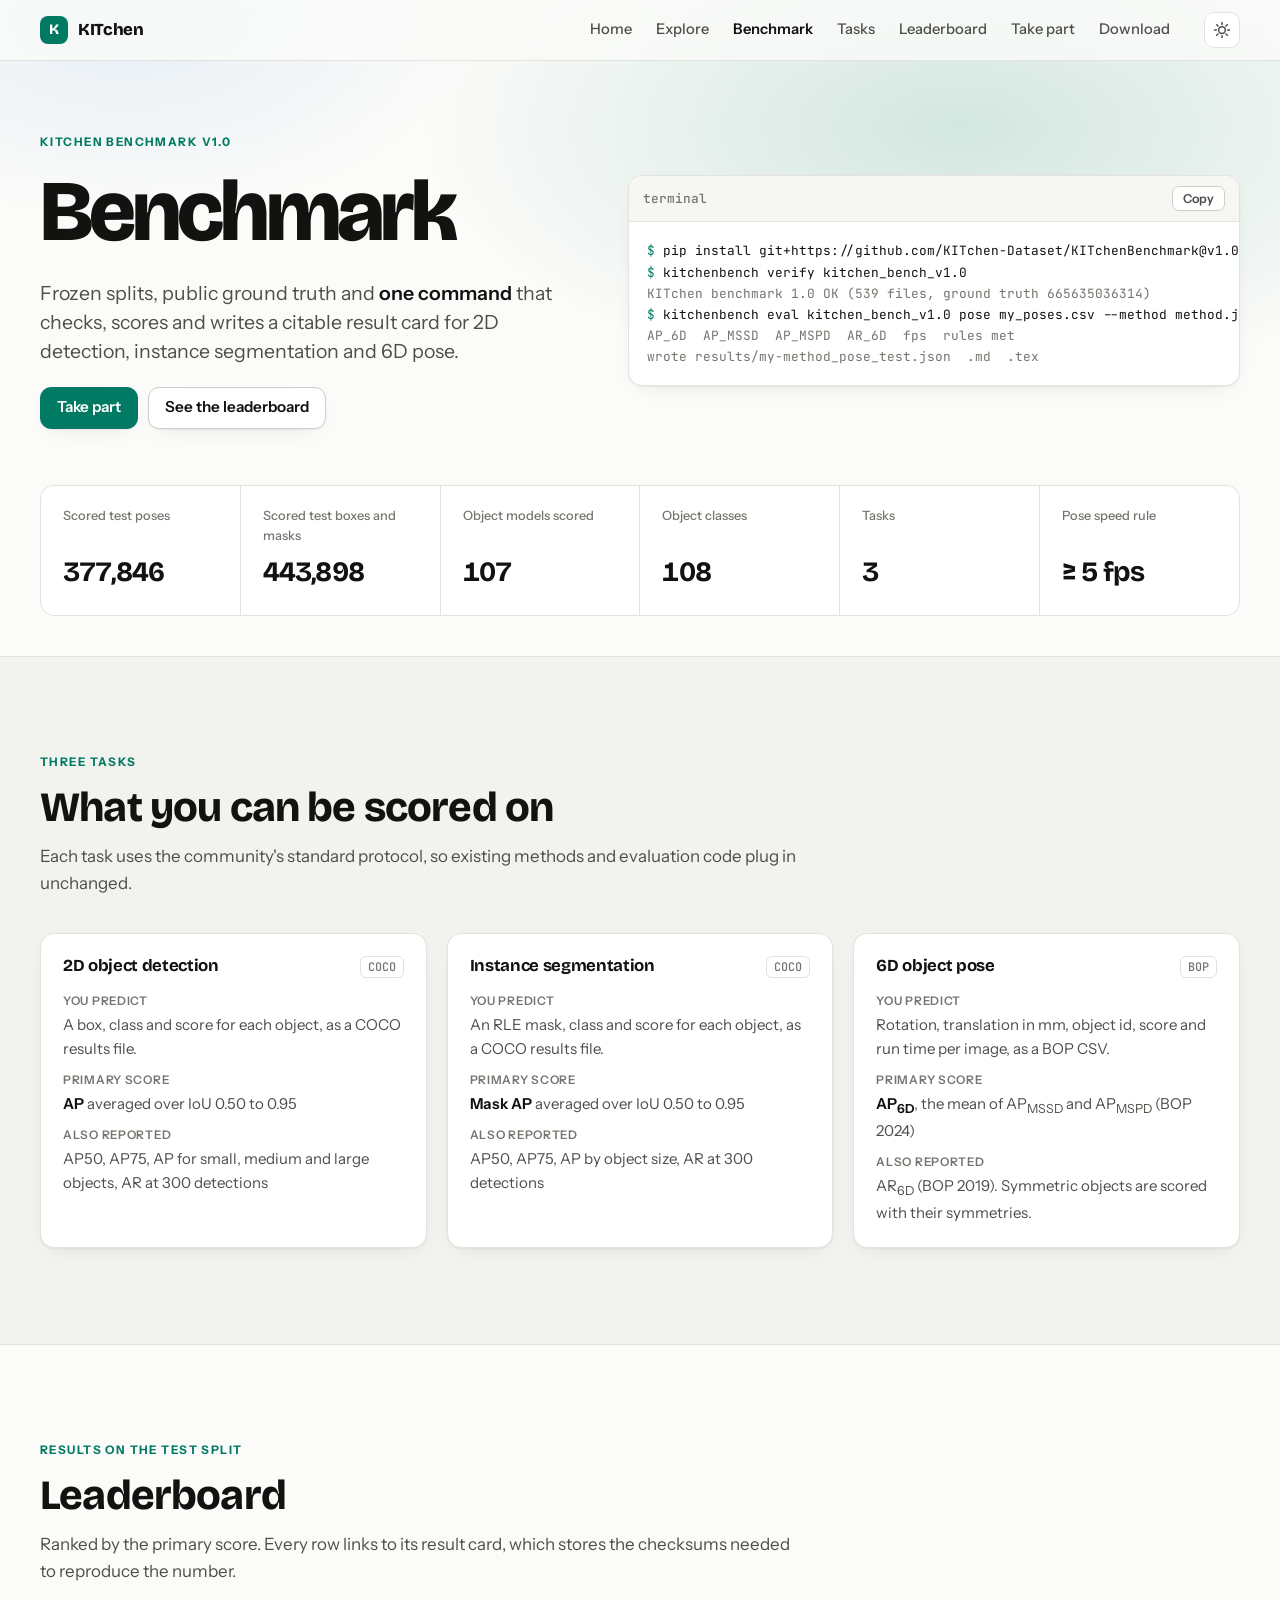
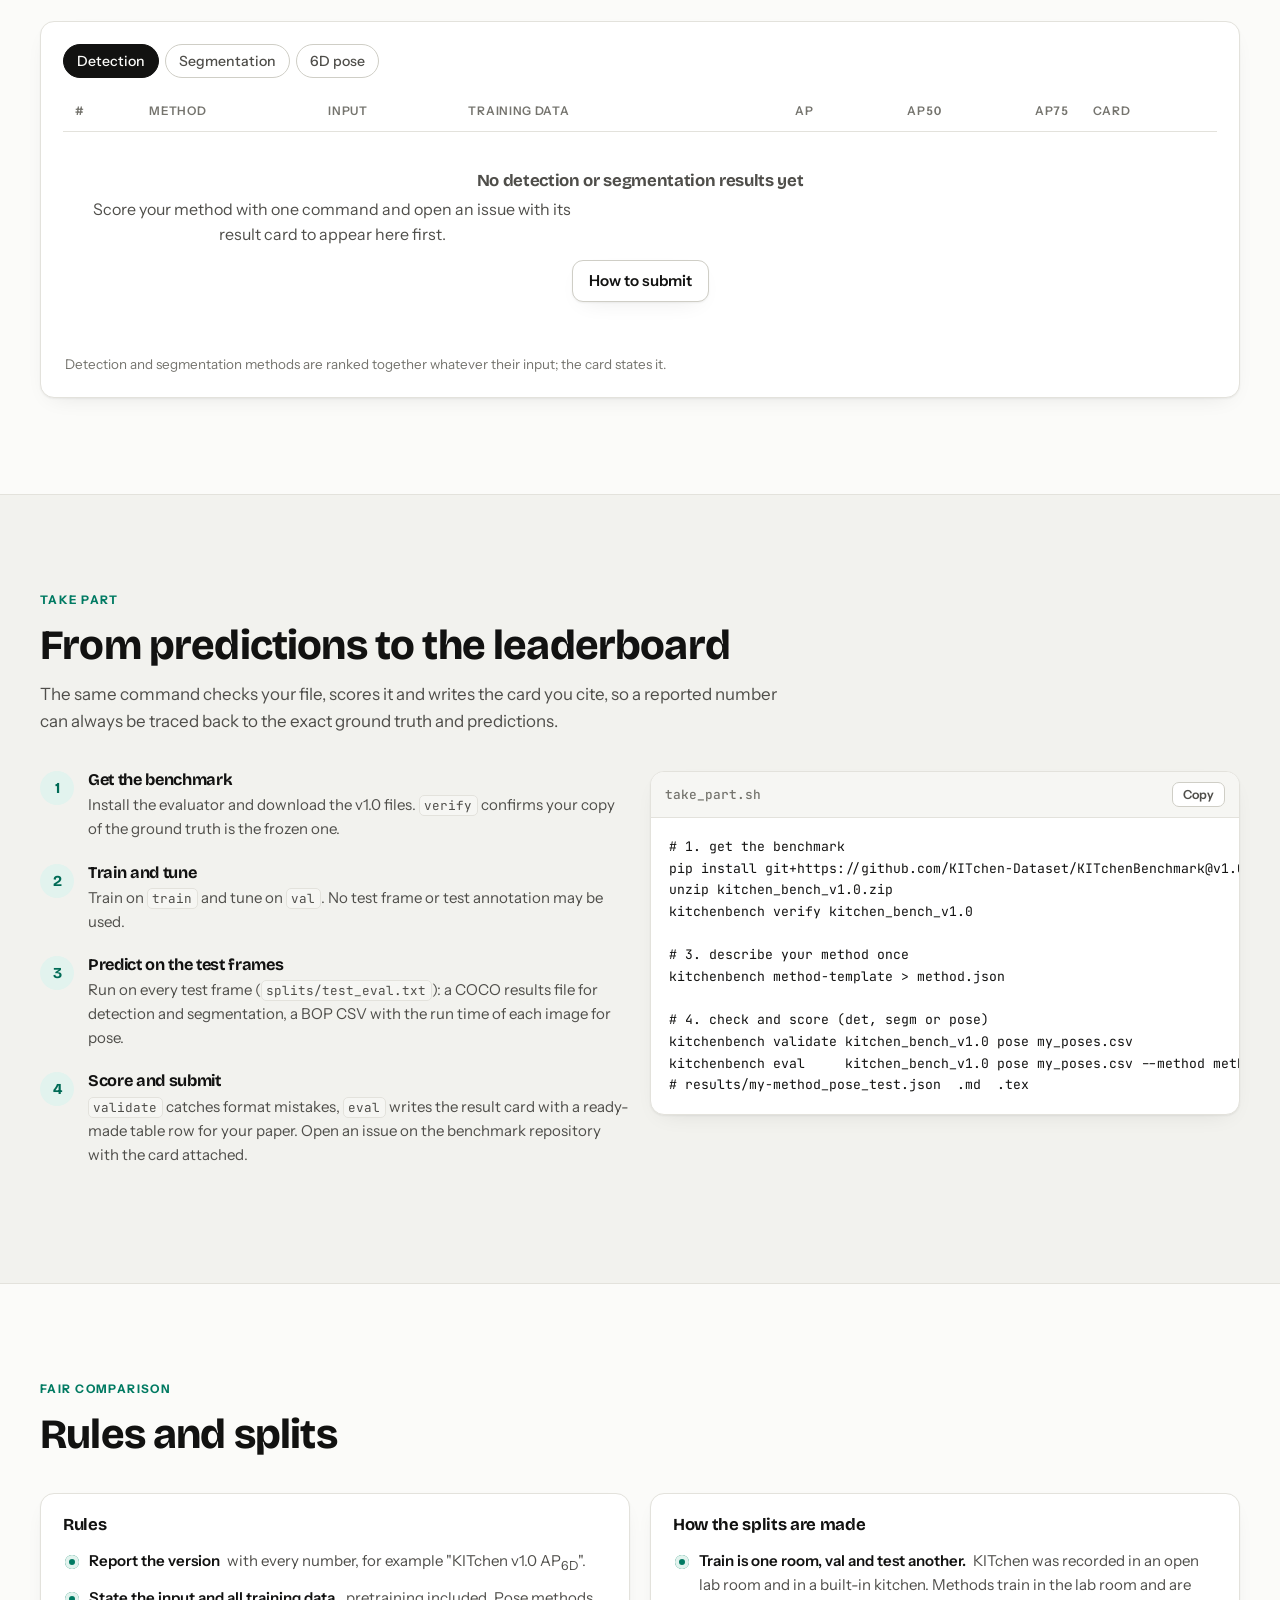
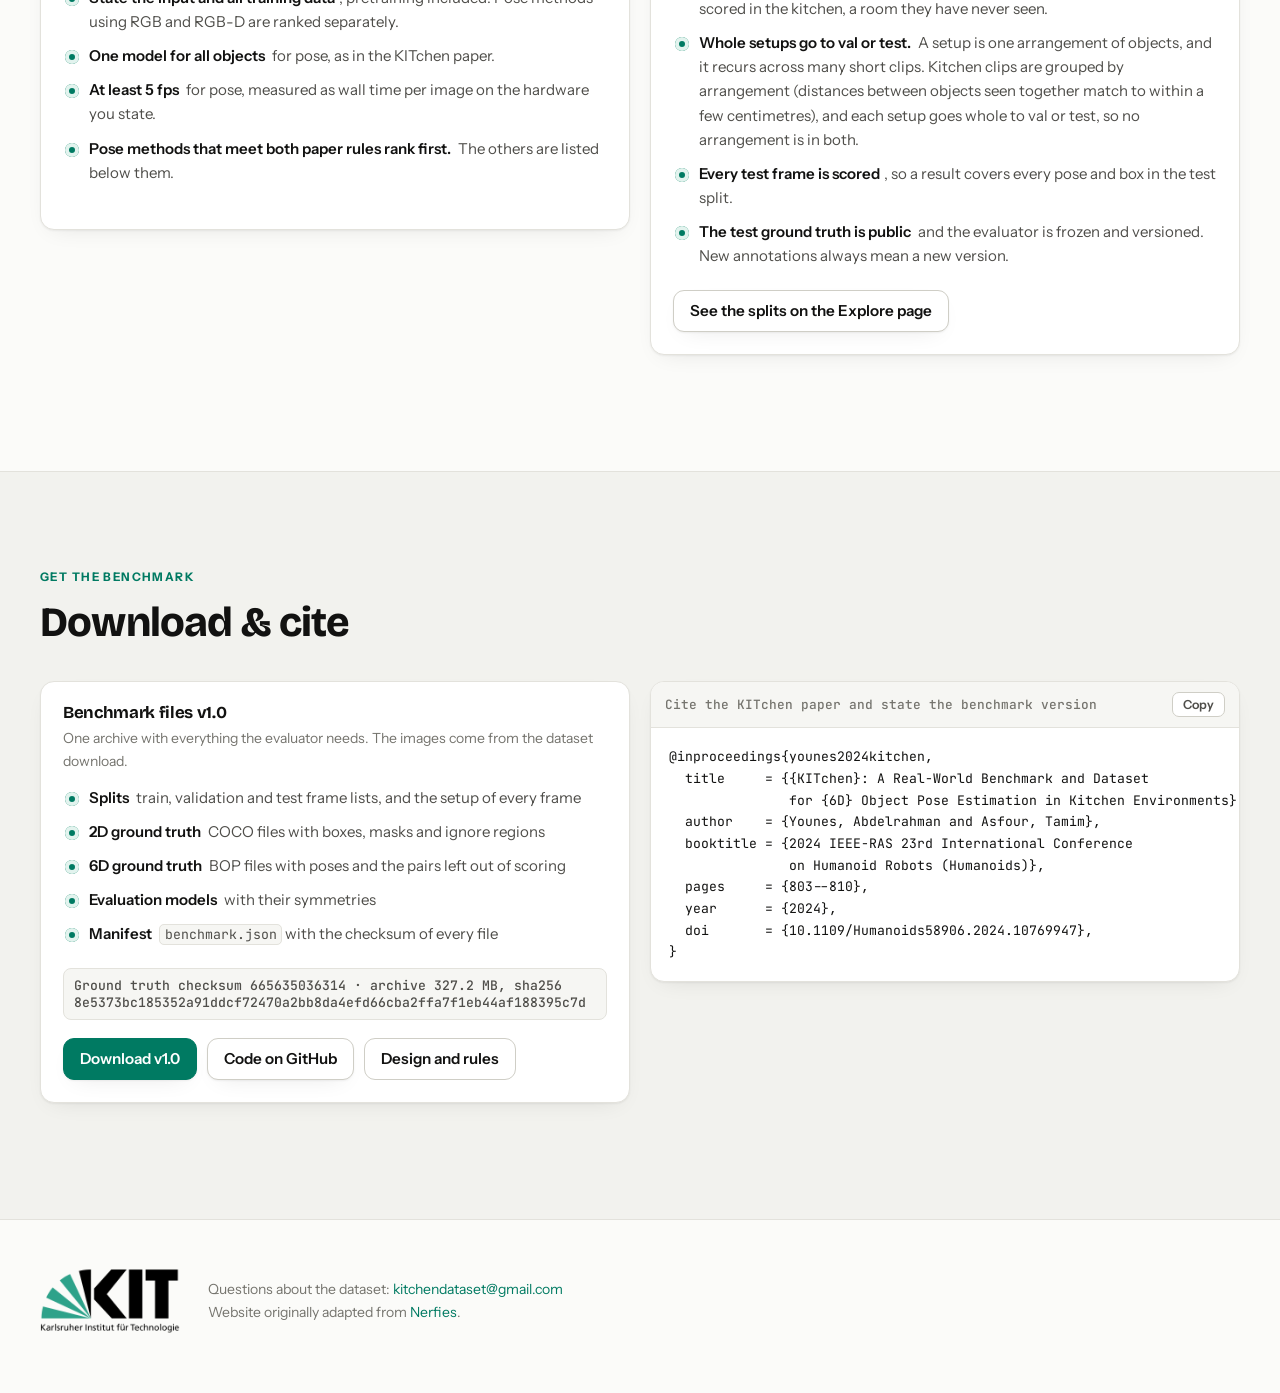
<file: benchmark.html>
<!DOCTYPE html>
<html lang="en">
<head>
  <meta charset="utf-8">
  <meta name="viewport" content="width=device-width, initial-scale=1">
  <title>KITchen Benchmark</title>
  <meta name="description" content="The KITchen benchmark: frozen splits, public ground truth and one evaluator for 2D detection, instance segmentation and 6D object pose on real kitchen scenes seen by a humanoid robot.">
  <meta property="og:title" content="KITchen benchmark">
  <meta property="og:description" content="Score 2D detection, instance segmentation and 6D object pose on KITchen with one command that writes a citable result card.">
  <meta property="og:image" content="https://kitchen-dataset.github.io/KITchen/static/samples/016892.jpg">
  <meta name="twitter:card" content="summary_large_image">
  <link rel="icon" href="data:image/svg+xml,%3Csvg xmlns='http://www.w3.org/2000/svg' viewBox='0 0 64 64'%3E%3Crect width='64' height='64' rx='14' fill='%2300876c'/%3E%3Cpath d='M18 46V18h7v11l11-11h9L32 31l14 15h-9l-12-13v13z' fill='white'/%3E%3C/svg%3E">

  <!-- Google tag (gtag.js) -->
  <script async src="https://www.googletagmanager.com/gtag/js?id=G-ZRBT9DCW3F"></script>
  <script>
    window.dataLayer = window.dataLayer || [];
    function gtag(){dataLayer.push(arguments);}
    gtag('js', new Date());
    gtag('config', 'G-ZRBT9DCW3F');
  </script>

  <script>
    // Apply the saved theme before first paint to avoid a flash.
    try { const t = localStorage.getItem('kitchen-theme'); if (t) document.documentElement.dataset.theme = t; } catch (e) {}
  </script>
  <link rel="preconnect" href="https://fonts.googleapis.com">
  <link rel="preconnect" href="https://fonts.gstatic.com" crossorigin>
  <link href="https://fonts.googleapis.com/css2?family=Bricolage+Grotesque:opsz,wght@12..96,500;12..96,700;12..96,800&family=Instrument+Sans:wght@400;500;600;700&family=JetBrains+Mono:wght@400;500&display=swap" rel="stylesheet">
  <link rel="stylesheet" href="./static/css/site.css">
  <style>
    /* Benchmark page additions. Colours come from the site tokens in site.css. */
    :root { --ok: #1a7f4b; --ok-soft: #e3f4ea; --wait: #8a5a00; --wait-soft: #fbf0d9; }
    @media (prefers-color-scheme: dark) { :root:not([data-theme="light"]) { --ok: #5fd39a; --ok-soft: #14301f; --wait: #f0c25e; --wait-soft: #33280f; } }
    :root[data-theme="dark"] { --ok: #5fd39a; --ok-soft: #14301f; --wait: #f0c25e; --wait-soft: #33280f; }
    body { background: var(--bg); color: var(--text); }
    h1, h2, h3 { text-wrap: balance; }

    .preview-bar { background: var(--wait-soft); color: var(--wait); border-bottom: 1px solid var(--border); font-size: .86rem; font-weight: 500; }
    .preview-bar .wrap { padding-block: 9px; }

    .hero .lede { max-width: 40ch; }
    .term pre { font-size: .8rem; }
    .term .p { color: var(--accent); user-select: none; }
    .term .o { color: var(--text-3); }
    .kpi-note { margin: 10px 2px 0; font-size: .8rem; color: var(--text-3); }

    .grid-3 { display: grid; grid-template-columns: repeat(3, minmax(0, 1fr)); gap: 20px; }
    .task { display: flex; flex-direction: column; gap: 14px; }
    .task-top { display: flex; justify-content: space-between; align-items: baseline; gap: 10px; }
    .proto { font: 500 .74rem var(--mono); color: var(--text-3); border: 1px solid var(--border); border-radius: 6px; padding: 2px 7px; white-space: nowrap; }
    .task dl { margin: 0; display: grid; gap: 10px; }
    .task dt { font-size: .74rem; text-transform: uppercase; letter-spacing: .06em; color: var(--text-3); font-weight: 600; }
    .task dd { margin: 2px 0 0; color: var(--text-2); font-size: .94rem; }
    .task dd b { color: var(--text); font-weight: 650; }

    .lb-tools { display: flex; justify-content: space-between; align-items: center; gap: 12px; flex-wrap: wrap; margin-bottom: 14px; }
    [hidden] { display: none !important; }
    .lb .table-wrap { overflow-x: auto; }
    .lb .tbl { min-width: 680px; }
    .lb .tbl td, .lb .tbl th { vertical-align: middle; }
    .lb .tbl td:first-child { color: var(--text-3); width: 36px; }
    .m-name { font-weight: 600; color: var(--text); }
    .m-sub { display: block; font-size: .8rem; color: var(--text-3); margin-top: 2px; }
    .pill { display: inline-flex; align-items: center; gap: 6px; height: 24px; padding: 0 9px; border-radius: 999px; font-size: .76rem; font-weight: 600; white-space: nowrap; }
    .pill.wait { background: var(--wait-soft); color: var(--wait); }
    .pill.ok { background: var(--ok-soft); color: var(--ok); }
    .pill.base { background: var(--accent-soft); color: var(--accent-strong); }
    .lb-empty { text-align: center; padding: 40px 16px; color: var(--text-2); }
    .lb-empty h3 { margin-bottom: 6px; }
    .lb-empty p { margin: 0 auto 16px; max-width: 46ch; }
    .lb-foot { margin: 12px 2px 0; font-size: .84rem; color: var(--text-3); }

    .steps { list-style: none; margin: 0; padding: 0; display: grid; gap: 22px; counter-reset: step; }
    .steps li { counter-increment: step; display: grid; grid-template-columns: 34px minmax(0, 1fr); gap: 14px; }
    .steps li::before { content: counter(step); width: 34px; height: 34px; border-radius: 50%; display: grid; place-items: center;
      font: 700 .95rem var(--display); background: var(--accent-soft); color: var(--accent-strong); }
    .steps h3 { font-size: 1.02rem; margin-bottom: 4px; }
    .steps p { margin: 0; color: var(--text-2); font-size: .94rem; }
    .steps code { font-size: .84em; }

    .sha { font: 500 .82rem var(--mono); color: var(--text-2); background: var(--surface-2); border: 1px solid var(--border); border-radius: 8px; padding: 8px 10px; margin: 0 0 18px; overflow-wrap: anywhere; }
    .cta.left { margin-top: 4px; }

    @media (max-width: 1080px) { .grid-3 { grid-template-columns: minmax(0, 1fr); } }
  </style>
</head>
<body>

<header class="nav" id="top">
  <div class="nav-inner">
    <a class="brand" href="./" aria-label="KITchen home"><span class="brand-mark">K</span>KITchen</a>
    <nav class="nav-links" aria-label="Pages and sections">
      <a href="./">Home</a>
      <a href="explore.html">Explore</a>
      <a href="benchmark.html" aria-current="page">Benchmark</a>
      <a href="#tasks">Tasks</a>
      <a href="#leaderboard">Leaderboard</a>
      <a href="#take-part">Take part</a>
      <a href="#download">Download</a>
    </nav>
    <button class="icon-btn" id="theme-toggle" type="button" aria-label="Switch light or dark theme">
      <svg class="i-sun" viewBox="0 0 24 24" width="18" height="18" aria-hidden="true"><circle cx="12" cy="12" r="4.5" fill="none" stroke="currentColor" stroke-width="2"/><path d="M12 2v2.5M12 19.5V22M2 12h2.5M19.5 12H22M4.9 4.9l1.8 1.8M17.3 17.3l1.8 1.8M4.9 19.1l1.8-1.8M17.3 6.7l1.8-1.8" stroke="currentColor" stroke-width="2" stroke-linecap="round"/></svg>
      <svg class="i-moon" viewBox="0 0 24 24" width="18" height="18" aria-hidden="true"><path d="M20 14.5A8 8 0 0 1 9.5 4a8 8 0 1 0 10.5 10.5z" fill="none" stroke="currentColor" stroke-width="2" stroke-linejoin="round"/></svg>
    </button>
  </div>
</header>

<main>

<!-- ───────────────────────── Intro ───────────────────────── -->
<section class="hero">
  <div class="wrap hero-grid">
    <div class="hero-copy">
      <p class="eyebrow">KITchen benchmark v1.0</p>
      <h1>Benchmark</h1>
      <p class="lede">Frozen splits, public ground truth and <strong>one command</strong> that checks, scores and writes a citable result card for 2D detection, instance segmentation and 6D pose.</p>
      <div class="cta">
        <a class="btn btn-primary" href="#take-part">Take part</a>
        <a class="btn" href="#leaderboard">See the leaderboard</a>
      </div>
    </div>
    <div class="card code-card term" aria-label="Quick start">
      <div class="code-head"><span>terminal</span><button class="copy" type="button" data-copy="code-hero">Copy</button></div>
<pre id="code-hero"><code><span class="p">$ </span>pip install git+https://github.com/KITchen-Dataset/KITchenBenchmark@v1.0
<span class="p">$ </span>kitchenbench verify kitchen_bench_v1.0
<span class="o">KITchen benchmark 1.0 OK (539 files, ground truth 665635036314)</span>
<span class="p">$ </span>kitchenbench eval kitchen_bench_v1.0 pose my_poses.csv --method method.json
<span class="o">AP_6D  AP_MSSD  AP_MSPD  AR_6D  fps  rules met
wrote results/my-method_pose_test.json  .md  .tex</span></code></pre>
    </div>
  </div>

  <div class="wrap">
    <dl class="kpis">
      <div class="kpi"><dt>Scored test poses</dt><dd>377,846</dd></div>
      <div class="kpi"><dt>Scored test boxes and masks</dt><dd>443,898</dd></div>
      <div class="kpi"><dt>Object models scored</dt><dd>107</dd></div>
      <div class="kpi"><dt>Object classes</dt><dd>108</dd></div>
      <div class="kpi"><dt>Tasks</dt><dd>3</dd></div>
      <div class="kpi"><dt>Pose speed rule</dt><dd>≥ 5 fps</dd></div>
    </dl>
  </div>
</section>

<!-- ───────────────────────── Tasks ───────────────────────── -->
<section class="section alt" id="tasks">
  <div class="wrap">
    <div class="section-head">
      <p class="eyebrow">Three tasks</p>
      <h2>What you can be scored on</h2>
      <p class="sub">Each task uses the community's standard protocol, so existing methods and evaluation code plug in unchanged.</p>
    </div>
    <div class="grid-3">
      <article class="card task">
        <div class="task-top"><h3>2D object detection</h3><span class="proto">COCO</span></div>
        <dl>
          <div><dt>You predict</dt><dd>A box, class and score for each object, as a COCO results file.</dd></div>
          <div><dt>Primary score</dt><dd><b>AP</b> averaged over IoU 0.50 to 0.95</dd></div>
          <div><dt>Also reported</dt><dd>AP50, AP75, AP for small, medium and large objects, AR at 300 detections</dd></div>
        </dl>
      </article>
      <article class="card task">
        <div class="task-top"><h3>Instance segmentation</h3><span class="proto">COCO</span></div>
        <dl>
          <div><dt>You predict</dt><dd>An RLE mask, class and score for each object, as a COCO results file.</dd></div>
          <div><dt>Primary score</dt><dd><b>Mask AP</b> averaged over IoU 0.50 to 0.95</dd></div>
          <div><dt>Also reported</dt><dd>AP50, AP75, AP by object size, AR at 300 detections</dd></div>
        </dl>
      </article>
      <article class="card task">
        <div class="task-top"><h3>6D object pose</h3><span class="proto">BOP</span></div>
        <dl>
          <div><dt>You predict</dt><dd>Rotation, translation in mm, object id, score and run time per image, as a BOP CSV.</dd></div>
          <div><dt>Primary score</dt><dd><b>AP<sub>6D</sub></b>, the mean of AP<sub>MSSD</sub> and AP<sub>MSPD</sub> (BOP 2024)</dd></div>
          <div><dt>Also reported</dt><dd>AR<sub>6D</sub> (BOP 2019). Symmetric objects are scored with their symmetries.</dd></div>
        </dl>
      </article>
    </div>
  </div>
</section>

<!-- ───────────────────────── Leaderboard ───────────────────────── -->
<section class="section lb" id="leaderboard">
  <div class="wrap">
    <div class="section-head">
      <p class="eyebrow">Results on the test split</p>
      <h2>Leaderboard</h2>
      <p class="sub">Ranked by the primary score. Every row links to its result card, which stores the checksums needed to reproduce the number.</p>
    </div>
    <div class="card">
      <div class="lb-tools">
        <div class="seg" id="lb-task" role="group" aria-label="Task">
          <button type="button" class="chip on" data-task="det" aria-pressed="true">Detection</button>
          <button type="button" class="chip" data-task="segm" aria-pressed="false">Segmentation</button>
          <button type="button" class="chip" data-task="pose" aria-pressed="false">6D pose</button>
        </div>
        <div class="seg small" id="lb-input" role="group" aria-label="Input" hidden>
          <button type="button" class="chip on" data-input="rgb" aria-pressed="true">RGB</button>
          <button type="button" class="chip" data-input="rgbd" aria-pressed="false">RGB-D</button>
        </div>
      </div>

      <div data-panel="det segm">
        <div class="table-wrap">
          <table class="tbl">
            <thead><tr><th>#</th><th>Method</th><th>Input</th><th>Training data</th><th class="num" id="lb-ap">AP</th><th class="num">AP50</th><th class="num">AP75</th><th>Card</th></tr></thead>
          </table>
        </div>
        <div class="lb-empty">
          <h3>No detection or segmentation results yet</h3>
          <p>Score your method with one command and open an issue with its result card to appear here first.</p>
          <a class="btn" href="#take-part">How to submit</a>
        </div>
      </div>

      <div data-panel="pose" hidden>
        <div class="table-wrap">
          <table class="tbl">
            <thead><tr><th>#</th><th>Method</th><th>Training data</th><th class="num">AP<sub>6D</sub></th><th class="num">AP<sub>MSSD</sub></th><th class="num">AP<sub>MSPD</sub></th><th class="num">AR<sub>6D</sub></th><th class="num">fps</th><th>Rules</th><th>Card</th></tr></thead>
          </table>
        </div>
        <div class="lb-empty">
          <h3>No <span id="lb-input-name">RGB</span> pose results yet</h3>
          <p>Score your method with one command and open an issue with its result card to appear here first.</p>
          <a class="btn" href="#take-part">How to submit</a>
        </div>
      </div>
      <p class="lb-foot" id="lb-foot">Detection and segmentation methods are ranked together whatever their input; the card states it.</p>
    </div>
  </div>
</section>

<!-- ───────────────────────── Take part ───────────────────────── -->
<section class="section alt" id="take-part">
  <div class="wrap">
    <div class="section-head">
      <p class="eyebrow">Take part</p>
      <h2>From predictions to the leaderboard</h2>
      <p class="sub">The same command checks your file, scores it and writes the card you cite, so a reported number can always be traced back to the exact ground truth and predictions.</p>
    </div>
    <div class="grid-2 align-start">
      <ol class="steps">
        <li><div><h3>Get the benchmark</h3><p>Install the evaluator and download the v1.0 files. <code>verify</code> confirms your copy of the ground truth is the frozen one.</p></div></li>
        <li><div><h3>Train and tune</h3><p>Train on <code>train</code> and tune on <code>val</code>. No test frame or test annotation may be used.</p></div></li>
        <li><div><h3>Predict on the test frames</h3><p>Run on every test frame (<code>splits/test_eval.txt</code>): a COCO results file for detection and segmentation, a BOP CSV with the run time of each image for pose.</p></div></li>
        <li><div><h3>Score and submit</h3><p><code>validate</code> catches format mistakes, <code>eval</code> writes the result card with a ready-made table row for your paper. Open an issue on the benchmark repository with the card attached.</p></div></li>
      </ol>
      <div class="card code-card">
        <div class="code-head"><span>take_part.sh</span><button class="copy" type="button" data-copy="code-steps">Copy</button></div>
<pre id="code-steps"><code># 1. get the benchmark
pip install git+https://github.com/KITchen-Dataset/KITchenBenchmark@v1.0
unzip kitchen_bench_v1.0.zip
kitchenbench verify kitchen_bench_v1.0

# 3. describe your method once
kitchenbench method-template > method.json

# 4. check and score (det, segm or pose)
kitchenbench validate kitchen_bench_v1.0 pose my_poses.csv
kitchenbench eval     kitchen_bench_v1.0 pose my_poses.csv --method method.json
# results/my-method_pose_test.json  .md  .tex</code></pre>
      </div>
    </div>
  </div>
</section>

<!-- ───────────────────────── Rules ───────────────────────── -->
<section class="section" id="rules">
  <div class="wrap">
    <div class="section-head">
      <p class="eyebrow">Fair comparison</p>
      <h2>Rules and splits</h2>
    </div>
    <div class="grid-2 align-start">
      <div class="card">
        <h3>Rules</h3>
        <ul class="ticks">
          <li><b>Report the version</b> with every number, for example "KITchen v1.0 AP<sub>6D</sub>".</li>
          <li><b>State the input and all training data</b>, pretraining included. Pose methods using RGB and RGB-D are ranked separately.</li>
          <li><b>One model for all objects</b> for pose, as in the KITchen paper.</li>
          <li><b>At least 5 fps</b> for pose, measured as wall time per image on the hardware you state.</li>
          <li><b>Pose methods that meet both paper rules rank first.</b> The others are listed below them.</li>
        </ul>
      </div>
      <div class="card">
        <h3>How the splits are made</h3>
        <ul class="ticks">
          <li><b>Train is one room, val and test another.</b> KITchen was recorded in an open lab room and in a built-in kitchen. Methods train in the lab room and are scored in the kitchen, a room they have never seen.</li>
          <li><b>Whole setups go to val or test.</b> A setup is one arrangement of objects, and it recurs across many short clips. Kitchen clips are grouped by arrangement (distances between objects seen together match to within a few centimetres), and each setup goes whole to val or test, so no arrangement is in both.</li>
          <li><b>Every test frame is scored</b>, so a result covers every pose and box in the test split.</li>
          <li><b>The test ground truth is public</b> and the evaluator is frozen and versioned. New annotations always mean a new version.</li>
        </ul>
        <a class="btn" href="explore.html#splits">See the splits on the Explore page</a>
      </div>
    </div>
  </div>
</section>

<!-- ───────────────────────── Download ───────────────────────── -->
<section class="section alt" id="download">
  <div class="wrap">
    <div class="section-head">
      <p class="eyebrow">Get the benchmark</p>
      <h2>Download &amp; cite</h2>
    </div>
    <div class="grid-2 align-start">
      <div class="card">
        <h3>Benchmark files v1.0</h3>
        <p class="muted small">One archive with everything the evaluator needs. The images come from the dataset download.</p>
        <ul class="ticks">
          <li><b>Splits</b> train, validation and test frame lists, and the setup of every frame</li>
          <li><b>2D ground truth</b> COCO files with boxes, masks and ignore regions</li>
          <li><b>6D ground truth</b> BOP files with poses and the pairs left out of scoring</li>
          <li><b>Evaluation models</b> with their symmetries</li>
          <li><b>Manifest</b> <code>benchmark.json</code> with the checksum of every file</li>
        </ul>
        <p class="sha">Ground truth checksum 665635036314 · archive 327.2 MB, sha256 8e5373bc185352a91ddcf72470a2bb8da4efd66cba2ffa7f1eb44af188395c7d</p>
        <div class="cta left">
          <a class="btn btn-primary" href="https://github.com/KITchen-Dataset/KITchenBenchmark/releases/download/v1.0/kitchen_bench_v1.0.zip">Download v1.0</a>
          <a class="btn" href="https://github.com/KITchen-Dataset/KITchenBenchmark">Code on GitHub</a>
          <a class="btn btn-ghost" href="https://github.com/KITchen-Dataset/KITchenBenchmark/blob/v1.0/BENCHMARK.md">Design and rules</a>
        </div>
      </div>
      <div class="card code-card">
        <div class="code-head"><span>Cite the KITchen paper and state the benchmark version</span><button class="copy" type="button" data-copy="code-bib">Copy</button></div>
<pre id="code-bib"><code>@inproceedings{younes2024kitchen,
  title     = {{KITchen}: A Real-World Benchmark and Dataset
               for {6D} Object Pose Estimation in Kitchen Environments},
  author    = {Younes, Abdelrahman and Asfour, Tamim},
  booktitle = {2024 IEEE-RAS 23rd International Conference
               on Humanoid Robots (Humanoids)},
  pages     = {803--810},
  year      = {2024},
  doi       = {10.1109/Humanoids58906.2024.10769947},
}</code></pre>
      </div>
    </div>
  </div>
</section>
</main>

<footer class="footer">
  <div class="wrap footer-grid">
    <img src="static/images/Logo_KIT.png" alt="KIT logo" class="kit-logo" width="160" height="80">
    <p class="muted small">Questions about the dataset: <a href="mailto:kitchendataset@gmail.com">kitchendataset@gmail.com</a><br>
      Website originally adapted from <a href="https://github.com/nerfies/nerfies.github.io">Nerfies</a>.</p>
  </div>
</footer>

<script>
(() => {
  const $ = s => document.querySelector(s);
  $('#theme-toggle').addEventListener('click', () => {
    const root = document.documentElement;
    const dark = root.dataset.theme ? root.dataset.theme === 'dark' : matchMedia('(prefers-color-scheme: dark)').matches;
    root.dataset.theme = dark ? 'light' : 'dark';
    try { localStorage.setItem('kitchen-theme', root.dataset.theme); } catch (e) {}
  });

  document.querySelectorAll('.copy').forEach(btn => btn.addEventListener('click', () => {
    const el = document.getElementById(btn.dataset.copy);
    const text = el.innerText.replace(/^\$ /gm, '');
    const done = label => { btn.textContent = label; setTimeout(() => (btn.textContent = 'Copy'), 1600); };
    navigator.clipboard.writeText(text).then(() => done('Copied'), () => {
      const r = document.createRange(); r.selectNodeContents(el);
      const sel = getSelection(); sel.removeAllRanges(); sel.addRange(r);
      done('Press Ctrl+C');
    });
  }));

  const press = (group, btn) => group.querySelectorAll('.chip').forEach(b => {
    const on = b === btn; b.classList.toggle('on', on); b.setAttribute('aria-pressed', on);
  });
  const foot = {
    det: 'Detection and segmentation methods are ranked together whatever their input; the card states it.',
    segm: 'Detection and segmentation methods are ranked together whatever their input; the card states it.',
    pose: 'Methods with one model for all objects and at least 5 fps rank first.'
  };
  $('#lb-task').addEventListener('click', e => {
    const btn = e.target.closest('.chip'); if (!btn) return;
    const task = btn.dataset.task; press($('#lb-task'), btn);
    document.querySelectorAll('[data-panel]').forEach(p => (p.hidden = !p.dataset.panel.split(' ').includes(task)));
    $('#lb-input').hidden = task !== 'pose';
    $('#lb-ap').textContent = task === 'segm' ? 'Mask AP' : 'AP';
    $('#lb-foot').textContent = foot[task];
  });
  $('#lb-input').addEventListener('click', e => {
    const btn = e.target.closest('.chip'); if (!btn) return;
    press($('#lb-input'), btn);
    $('#lb-input-name').textContent = btn.dataset.input === 'rgbd' ? 'RGB-D' : 'RGB';
  });
})();
</script>

</body>
</html>
</file>
<file: static/css/site.css>
/* KITchen project page. Tokens first; dark values are their own steps, not an inversion. */
:root {
  color-scheme: light;
  --bg: #fbfbf9;
  --bg-alt: #f2f2ee;
  --surface: #ffffff;
  --surface-2: #f6f6f3;
  --border: #e3e2dc;
  --border-strong: #cfcec6;
  --text: #121211;
  --text-2: #4f4e4a;
  --text-3: #75746e;
  --accent: #007a62;          /* KIT green, stepped for >= 4.5:1 contrast on light */
  --accent-strong: #006b56;
  --accent-soft: #e2f3ee;
  --on-accent: #ffffff;
  --grid: #ecebe6;
  --shadow: 0 1px 2px rgba(20, 20, 18, .05), 0 8px 24px -12px rgba(20, 20, 18, .12);
  --shadow-lg: 0 24px 60px -24px rgba(20, 20, 18, .35);
  /* categorical slots (validated reference order) */
  --s1: #2a78d6; --s2: #eb6834; --s3: #1baf7a; --s4: #eda100; --s5: #e87ba4; --s6: #6250d6;
  /* sequential blue */
  --q0: #f4f8fd; --q1: #cde2fb; --q2: #86b6ef; --q3: #3987e5; --q4: #1c5cab; --q5: #0d366b;
  --radius: 14px;
  --radius-sm: 9px;
  --display: 'Bricolage Grotesque', 'Instrument Sans', system-ui, sans-serif;
  --font: 'Instrument Sans', system-ui, -apple-system, 'Segoe UI', sans-serif;
  --mono: 'JetBrains Mono', ui-monospace, 'SFMono-Regular', Menlo, monospace;
}
@media (prefers-color-scheme: dark) {
  :root:not([data-theme="light"]) {
    color-scheme: dark;
    --bg: #0f1110; --bg-alt: #141716; --surface: #191c1b; --surface-2: #1f2321;
    --border: #2a2f2d; --border-strong: #3a403d;
    --text: #f0efec; --text-2: #c3c2b7; --text-3: #8f8e86;
    --accent: #2fbf9b; --accent-strong: #5ad3b3; --accent-soft: #15302a; --on-accent: #06140f;
    --grid: #262a28;
    --shadow: 0 1px 2px rgba(0, 0, 0, .4), 0 10px 30px -14px rgba(0, 0, 0, .6);
    --shadow-lg: 0 30px 70px -20px rgba(0, 0, 0, .8);
    --s1: #3987e5; --s2: #d95926; --s3: #199e70; --s4: #c98500; --s5: #d55181; --s6: #9085e9;
    --q0: #16202c; --q1: #184f95; --q2: #2a78d6; --q3: #5598e7; --q4: #9ec5f4; --q5: #e6f0fc;
  }
}
:root[data-theme="dark"] {
  color-scheme: dark;
  --bg: #0f1110; --bg-alt: #141716; --surface: #191c1b; --surface-2: #1f2321;
  --border: #2a2f2d; --border-strong: #3a403d;
  --text: #f0efec; --text-2: #c3c2b7; --text-3: #8f8e86;
  --accent: #2fbf9b; --accent-strong: #5ad3b3; --accent-soft: #15302a; --on-accent: #06140f;
  --grid: #262a28;
  --shadow: 0 1px 2px rgba(0, 0, 0, .4), 0 10px 30px -14px rgba(0, 0, 0, .6);
  --shadow-lg: 0 30px 70px -20px rgba(0, 0, 0, .8);
  --s1: #3987e5; --s2: #d95926; --s3: #199e70; --s4: #c98500; --s5: #d55181; --s6: #9085e9;
  --q0: #16202c; --q1: #184f95; --q2: #2a78d6; --q3: #5598e7; --q4: #9ec5f4; --q5: #e6f0fc;
}

*, *::before, *::after { box-sizing: border-box; }
html { scroll-behavior: smooth; scroll-padding-top: 72px; -webkit-text-size-adjust: 100%; }
body {
  margin: 0; background: var(--bg); color: var(--text);
  font: 16px/1.6 var(--font); font-feature-settings: 'cv11', 'ss01';
  -webkit-font-smoothing: antialiased; overflow-x: hidden;
}
img { max-width: 100%; height: auto; display: block; }
a { color: var(--accent); text-decoration: none; }
a:hover { text-decoration: underline; text-underline-offset: 3px; }
code { font-family: var(--mono); font-size: .88em; background: var(--surface-2); border: 1px solid var(--border); padding: .08em .35em; border-radius: 5px; }
h1, h2, h3 { font-family: var(--display); line-height: 1.12; margin: 0; letter-spacing: -.02em; text-wrap: balance; }
.muted { color: var(--text-3); }
.small { font-size: .875rem; }
.mono { font-family: var(--mono); }
.hidden { opacity: 0; }

.wrap { width: min(1200px, 100% - 32px); margin-inline: auto; }

/* ── Nav ── */
.nav { position: sticky; top: 0; z-index: 50; backdrop-filter: saturate(160%) blur(12px); -webkit-backdrop-filter: saturate(160%) blur(12px);
  background: color-mix(in srgb, var(--bg) 82%, transparent); border-bottom: 1px solid var(--border); }
.nav-inner { width: min(1200px, 100% - 32px); margin-inline: auto; height: 60px; display: flex; align-items: center; gap: 24px; }
.brand { display: flex; align-items: center; gap: 10px; font-family: var(--display); font-weight: 800; color: var(--text); letter-spacing: -.02em; font-size: 1.05rem; }
.brand:hover { text-decoration: none; }
.brand-mark { width: 28px; height: 28px; border-radius: 8px; display: grid; place-items: center; background: var(--accent); color: var(--on-accent); font-size: .9rem; }
.nav-links { display: flex; gap: 4px; margin-left: auto; }
.nav-links a { color: var(--text-2); font-size: .92rem; font-weight: 500; padding: 6px 10px; border-radius: 8px; }
.nav-links a:hover { color: var(--text); background: var(--surface-2); text-decoration: none; }
.nav-links a[aria-current="page"] { color: var(--text); font-weight: 600; }
.icon-btn { width: 36px; height: 36px; display: grid; place-items: center; border-radius: 10px; border: 1px solid var(--border); background: var(--surface); color: var(--text-2); cursor: pointer; }
.icon-btn:hover { color: var(--text); border-color: var(--border-strong); }
.i-moon { display: none; }
:root[data-theme="dark"] .i-sun { display: none; }
:root[data-theme="dark"] .i-moon { display: block; }
@media (prefers-color-scheme: dark) {
  :root:not([data-theme="light"]) .i-sun { display: none; }
  :root:not([data-theme="light"]) .i-moon { display: block; }
}

/* ── Hero ── */
.hero { padding: 72px 0 40px; position: relative; isolation: isolate; }
.hero::before { content: ''; position: absolute; inset: -120px 0 auto; height: 620px; z-index: -1;
  background: radial-gradient(60% 60% at 75% 30%, color-mix(in srgb, var(--accent) 16%, transparent), transparent 70%),
              radial-gradient(40% 50% at 10% 10%, color-mix(in srgb, var(--s1) 10%, transparent), transparent 70%); }
.hero-grid { display: grid; grid-template-columns: 1fr 1.15fr; gap: 56px; align-items: center; }
.eyebrow { text-transform: uppercase; letter-spacing: .12em; font-size: .74rem; font-weight: 700; color: var(--accent); margin: 0 0 12px; }
.hero h1 { font-size: clamp(3rem, 7vw, 5.4rem); font-weight: 800; letter-spacing: -.045em; }
.lede { font-size: 1.22rem; color: var(--text-2); margin: 18px 0 20px; max-width: 34ch; line-height: 1.5; }
.lede strong { color: var(--text); font-weight: 600; }
.cta { display: flex; flex-wrap: wrap; gap: 10px; }
.btn { display: inline-flex; align-items: center; gap: 8px; height: 42px; padding: 0 16px; border-radius: 11px; font-weight: 600; font-size: .95rem;
  border: 1px solid var(--border-strong); background: var(--surface); color: var(--text); box-shadow: var(--shadow); transition: transform .15s, border-color .15s; }
.btn:hover { text-decoration: none; transform: translateY(-1px); border-color: var(--text-3); }
.btn-primary { background: var(--accent); border-color: var(--accent); color: var(--on-accent); }
.btn-primary:hover { border-color: var(--accent-strong); background: var(--accent-strong); }
.btn-ghost { background: transparent; box-shadow: none; }
.hero-visual { margin: 0; }
.hero-frame { position: relative; border-radius: 18px; overflow: hidden; aspect-ratio: 16 / 9; background: #000; box-shadow: var(--shadow-lg); border: 1px solid var(--border); }
.hero-frame img { position: absolute; inset: 0; width: 100%; height: 100%; object-fit: cover; transition: opacity .9s ease; }
.hero-visual figcaption { margin-top: 10px; font-size: .82rem; color: var(--text-3); font-family: var(--mono); }

.kpis { display: grid; grid-template-columns: repeat(6, 1fr); gap: 1px; margin: 56px 0 0; background: var(--border); border: 1px solid var(--border); border-radius: var(--radius); overflow: hidden; }
.kpi { background: var(--surface); padding: 20px 22px; display: flex; flex-direction: column; }
.kpi dt { flex: 1 0 auto; font-size: .8rem; color: var(--text-3); font-weight: 500; }
.kpi dd { margin: 4px 0 0; font-family: var(--display); font-size: 1.75rem; font-weight: 700; letter-spacing: -.03em; font-variant-numeric: tabular-nums; }

/* ── Sections ── */
.section { padding: 96px 0; }
.section.alt { background: var(--bg-alt); border-block: 1px solid var(--border); }
.section-head { margin-bottom: 36px; max-width: 760px; }
.section-head h2 { font-size: clamp(1.9rem, 3.4vw, 2.6rem); font-weight: 750; }
.sub { color: var(--text-2); font-size: 1.06rem; margin: 12px 0 0; }

/* ── Chips / segmented ── */
.seg { display: inline-flex; flex-wrap: wrap; gap: 6px; }
.chip { height: 34px; padding: 0 13px; border-radius: 999px; border: 1px solid var(--border-strong); background: var(--surface); color: var(--text-2);
  font: 500 .88rem var(--font); cursor: pointer; display: inline-flex; align-items: center; gap: 7px; transition: background .15s, color .15s, border-color .15s; }
.chip:hover { color: var(--text); border-color: var(--text-3); }
.chip.on { background: var(--text); color: var(--bg); border-color: var(--text); }
.chip .sw { width: 9px; height: 9px; border-radius: 3px; }
.seg.small .chip { height: 30px; font-size: .82rem; padding: 0 11px; }
.chip:focus-visible, .btn:focus-visible, .icon-btn:focus-visible, .thumb:focus-visible, .obj-card:focus-visible { outline: 2px solid var(--accent); outline-offset: 2px; }

/* ── Explorer ── */
.stage-col { min-width: 0; }
.explorer { display: grid; grid-template-columns: minmax(0, 1fr) 320px; gap: 20px; align-items: start; }
.toolbar { display: flex; justify-content: space-between; align-items: center; gap: 12px; flex-wrap: wrap; margin-bottom: 12px; }
.blend { display: flex; align-items: center; gap: 10px; font-size: .82rem; color: var(--text-3); font-weight: 500; }
.blend input { width: 150px; accent-color: var(--accent); }
.stage { position: relative; aspect-ratio: 16 / 9; border-radius: var(--radius); overflow: hidden; background: #0b0b0b; border: 1px solid var(--border); box-shadow: var(--shadow); }
.stage img, .stage svg { position: absolute; inset: 0; width: 100%; height: 100%; }
#st-depth { opacity: 0; }
#st-pose { opacity: 0; transition: opacity .25s; pointer-events: none; }
.stage.show-pose #st-pose { opacity: 1; }
.stage svg .m { fill-opacity: .38; stroke-width: 2.5; vector-effect: non-scaling-stroke; transition: fill-opacity .15s; cursor: pointer; }
.stage svg .m.unsure { stroke-dasharray: 6 4; }
.stage svg .b { fill: none; stroke-width: 2; vector-effect: non-scaling-stroke; pointer-events: none; }
.stage svg .cub { fill: none; stroke-width: 1.8; vector-effect: non-scaling-stroke; pointer-events: none; }
.stage svg .lbl { pointer-events: none; }
.stage svg .lbl rect { fill: rgba(10, 10, 10, .78); }
.stage svg .lbl text { fill: #fff; font: 600 20px var(--font); }
.stage svg g.obj.dim .m { fill-opacity: .06; stroke-opacity: .25; }
.stage svg g.obj.dim .b, .stage svg g.obj.dim .cub, .stage svg g.obj.dim .lbl { opacity: .15; }
.stage svg g.obj.hot .m { fill-opacity: .6; stroke-width: 3.5; }
.stage:not(.show-masks) .m { fill-opacity: 0; stroke-opacity: 0; }
.stage:not(.show-masks) g.obj.hot .m { fill-opacity: .25; stroke-opacity: 1; }
.stage:not(.show-boxes) .b, .stage:not(.show-cuboids) .cub, .stage:not(.show-labels) .lbl { display: none; }
.tip { position: absolute; pointer-events: none; background: rgba(12, 12, 12, .92); color: #f2f2f2; padding: 8px 11px; border-radius: 9px; font-size: .8rem; line-height: 1.4;
  opacity: 0; transform: translateY(4px); transition: opacity .12s, transform .12s; max-width: 240px; border: 1px solid rgba(255, 255, 255, .08); }
.tip.on { opacity: 1; transform: none; }
.tip b { display: block; font-size: .88rem; }
.tip .t2 { color: #bdbdb5; }
.depth-legend { position: absolute; left: 12px; bottom: 12px; display: flex; align-items: center; gap: 8px; color: #fff; font: 500 .72rem var(--mono);
  background: rgba(0, 0, 0, .55); padding: 5px 9px; border-radius: 8px; opacity: 0; transition: opacity .2s; pointer-events: none; }
.depth-legend i { width: 110px; height: 8px; border-radius: 4px; background: linear-gradient(90deg, #7a0403, #f0481a, #faba39, #a4fc3c, #1ae4b6, #3e9bfe, #30123b); }
.filmstrip { display: flex; gap: 8px; margin-top: 12px; overflow-x: auto; padding-bottom: 6px; scroll-snap-type: x proximity; }
.thumb { flex: 0 0 auto; width: 124px; aspect-ratio: 16 / 9; border-radius: 9px; overflow: hidden; border: 2px solid transparent; padding: 0; cursor: pointer; background: #111; scroll-snap-align: start; position: relative; }
.thumb img { width: 100%; height: 100%; object-fit: cover; opacity: .72; transition: opacity .15s; }
.thumb:hover img, .thumb.on img { opacity: 1; }
.thumb.on { border-color: var(--accent); }
.thumb span { position: absolute; left: 5px; bottom: 4px; font: 500 .66rem var(--mono); color: #fff; text-shadow: 0 1px 2px #000; }

.panel { background: var(--surface); border: 1px solid var(--border); border-radius: var(--radius); padding: 18px; box-shadow: var(--shadow); position: sticky; top: 76px; max-height: calc(100vh - 96px); display: flex; flex-direction: column; }
.panel-title { font-weight: 700; font-size: 1.05rem; }
.panel-sub { color: var(--text-3); font-size: .84rem; font-family: var(--mono); margin-top: 2px; }
.mini-stats { display: grid; grid-template-columns: repeat(3, 1fr); gap: 8px; margin: 14px 0 16px; }
.mini-stats div { background: var(--surface-2); border-radius: 10px; padding: 9px 10px; }
.mini-stats b { display: block; font-size: 1.2rem; font-variant-numeric: tabular-nums; }
.mini-stats span { font-size: .72rem; color: var(--text-3); }
.obj-list-head { display: flex; justify-content: space-between; font-size: .78rem; font-weight: 600; text-transform: uppercase; letter-spacing: .06em; color: var(--text-2); margin-bottom: 6px; }
.obj-list { list-style: none; margin: 0 -6px; padding: 0; overflow-y: auto; flex: 1; min-height: 120px; }
.obj-list li { display: flex; align-items: center; gap: 9px; padding: 6px; border-radius: 8px; font-size: .86rem; cursor: pointer; }
.obj-list li:hover, .obj-list li.hot { background: var(--surface-2); }
.obj-list .sw { width: 10px; height: 10px; border-radius: 3px; flex: 0 0 auto; }
.obj-list .nm { flex: 1; min-width: 0; overflow: hidden; text-overflow: ellipsis; white-space: nowrap; }
.obj-list .d { font: .76rem var(--mono); color: var(--text-3); }
.obj-list .q { font-size: .68rem; color: var(--text-3); border: 1px dashed var(--border-strong); border-radius: 5px; padding: 0 4px; }

/* ── Objects ── */
.filters { display: flex; justify-content: space-between; gap: 12px; flex-wrap: wrap; margin-bottom: 20px; }
.filter-right { display: flex; gap: 8px; }
.filter-right input, .filter-right select { height: 34px; border-radius: 10px; border: 1px solid var(--border-strong); background: var(--surface); color: var(--text); font: 500 .88rem var(--font); padding: 0 12px; }
.filter-right input { width: 200px; }
.obj-grid { display: grid; grid-template-columns: repeat(auto-fill, minmax(150px, 1fr)); gap: 12px; }
.obj-card { background: var(--surface); border: 1px solid var(--border); border-radius: 12px; padding: 10px 10px 12px; cursor: pointer; text-align: left; font: inherit; color: inherit;
  transition: transform .15s, box-shadow .15s, border-color .15s; display: flex; flex-direction: column; }
.obj-card:hover { transform: translateY(-2px); box-shadow: var(--shadow); border-color: var(--border-strong); }
.obj-card img { aspect-ratio: 1; width: 100%; object-fit: contain; background: radial-gradient(circle at 50% 60%, var(--surface-2), transparent 70%); border-radius: 8px; }
.obj-card .nm { font-weight: 600; font-size: .86rem; margin-top: 8px; line-height: 1.25; }
.obj-card .meta { display: flex; justify-content: space-between; align-items: center; margin-top: 4px; font-size: .74rem; color: var(--text-3); gap: 6px; }
.obj-card .cat { display: inline-flex; align-items: center; gap: 5px; }
.obj-card .cat i { width: 8px; height: 8px; border-radius: 2px; }
.obj-card .n { font-family: var(--mono); font-variant-numeric: tabular-nums; }
.more-wrap { display: flex; justify-content: center; margin-top: 22px; }
.empty { grid-column: 1 / -1; text-align: center; color: var(--text-3); padding: 40px 0; }

.modal { border: none; padding: 0; border-radius: 18px; background: var(--surface); color: var(--text); width: min(960px, 100% - 32px); box-shadow: var(--shadow-lg); }
.modal::backdrop { background: rgba(5, 8, 7, .62); backdrop-filter: blur(4px); }
.modal-body { position: relative; }
.modal-close { position: absolute; top: 12px; right: 12px; z-index: 2; }
.modal-grid { display: grid; grid-template-columns: 1.3fr 1fr; }
.modal model-viewer { width: 100%; height: 480px; background: var(--om-thumb, none) center / auto 60% no-repeat, radial-gradient(circle at 50% 55%, var(--surface-2), var(--bg-alt)); --poster-color: transparent; }
.modal-info { padding: 32px 28px; }
.modal-info h3 { font-size: 1.6rem; margin-top: 2px; }
.om-stats { display: grid; grid-template-columns: 1fr 1fr; gap: 10px; margin: 22px 0; }
.om-stats div { background: var(--surface-2); border-radius: 10px; padding: 10px 12px; }
.om-stats dt { font-size: .74rem; color: var(--text-3); }
.om-stats dd { margin: 2px 0 0; font-size: 1.15rem; font-weight: 700; font-variant-numeric: tabular-nums; }

/* ── Charts ── */
.card { background: var(--surface); border: 1px solid var(--border); border-radius: var(--radius); padding: 22px; box-shadow: var(--shadow); min-width: 0; }
.card h3 { font-size: 1.05rem; font-weight: 700; }
.card h3 + p { margin: 4px 0 12px; }
.card.wide { margin-bottom: 20px; }
.card-head { display: flex; justify-content: space-between; gap: 16px; align-items: flex-start; flex-wrap: wrap; }
.grid-2 { display: grid; grid-template-columns: minmax(0, 1fr) minmax(0, 1fr); gap: 20px; margin-bottom: 20px; }
.grid-2.align-start { align-items: start; }
.chart { position: relative; width: 100%; }
.chart svg { display: block; width: 100%; overflow: visible; }
.chart .axis text { fill: var(--text-3); font: 11px var(--font); }
.chart .axis path, .chart .axis line { stroke: var(--border-strong); }
.chart .grid line { stroke: var(--grid); }
.chart .grid path { display: none; }
.chart .hit { fill: transparent; cursor: crosshair; }
.chart .bar { transition: opacity .12s; }
.chart.hovering .bar:not(.on) { opacity: .35; }
.chart .ann { fill: var(--text-2); font: 600 11px var(--font); }
.chart .ann-line { stroke: var(--text-3); stroke-dasharray: 3 3; }
.legend { display: flex; flex-wrap: wrap; gap: 6px 16px; margin: 14px 0 8px; font-size: .8rem; color: var(--text-2); }
.legend span { display: inline-flex; align-items: center; gap: 6px; }
.legend i { width: 10px; height: 10px; border-radius: 3px; }
.ctip { position: absolute; pointer-events: none; z-index: 5; background: var(--surface); border: 1px solid var(--border-strong); box-shadow: var(--shadow); border-radius: 9px;
  padding: 8px 11px; font-size: .8rem; color: var(--text); opacity: 0; transition: opacity .1s; white-space: nowrap; }
.ctip.on { opacity: 1; }
.ctip b { font-weight: 650; }
.ctip .k { color: var(--text-3); }
.heat canvas { width: 100%; border-radius: 8px; display: block; image-rendering: auto; }
.heat-scale { display: flex; align-items: center; gap: 8px; font-size: .74rem; color: var(--text-3); margin-top: 8px; }
.heat-scale i { flex: 0 0 120px; height: 8px; border-radius: 4px; background: linear-gradient(90deg, var(--q0), var(--q1), var(--q2), var(--q3), var(--q4), var(--q5)); }

.table-wrap { overflow-x: auto; margin-top: 12px; }
.tbl { width: 100%; border-collapse: collapse; font-size: .9rem; font-variant-numeric: tabular-nums; }
.tbl th { text-align: left; font-size: .74rem; text-transform: uppercase; letter-spacing: .06em; color: var(--text-3); font-weight: 600; padding: 10px 12px; border-bottom: 1px solid var(--border); }
.tbl td { padding: 12px; border-bottom: 1px solid var(--border); }
.tbl tfoot td { font-weight: 700; border-bottom: none; }
.tbl .num { text-align: right; }
.tbl .pct { color: var(--text-3); font-size: .8rem; margin-left: 6px; }
.tbl .sw { display: inline-block; width: 10px; height: 10px; border-radius: 3px; margin-right: 9px; vertical-align: -1px; }
.tbl .muted-row td { color: var(--text-3); }
.tbl td:first-child { white-space: nowrap; }
.tbl .tag { color: var(--text-3); font-size: .8rem; margin-left: 4px; }

.ticks { list-style: none; padding: 0; margin: 14px 0 22px; display: grid; gap: 10px; }
.ticks li { padding-left: 26px; position: relative; color: var(--text-2); font-size: .94rem; }
.ticks li::before { content: ''; position: absolute; left: 2px; top: 6px; width: 14px; height: 14px; border-radius: 50%; background: var(--accent-soft);
  box-shadow: inset 0 0 0 4px var(--accent-soft), inset 0 0 0 7px var(--accent); }
.ticks b { color: var(--text); font-weight: 600; margin-right: 4px; }
.code-card { padding: 0; overflow: hidden; }
.code-head { display: flex; justify-content: space-between; align-items: center; padding: 10px 14px; border-bottom: 1px solid var(--border); font: 500 .8rem var(--mono); color: var(--text-3); background: var(--surface-2); }
.copy { font: 600 .78rem var(--font); border: 1px solid var(--border-strong); background: var(--surface); color: var(--text-2); border-radius: 7px; padding: 4px 10px; cursor: pointer; }
.copy:hover { color: var(--text); }
pre { margin: 0; padding: 18px; overflow-x: auto; font: .82rem/1.65 var(--mono); color: var(--text); }
pre code { background: none; border: none; padding: 0; font-size: inherit; }

.footer { padding: 44px 0 56px; }
.footer-grid { display: flex; align-items: center; gap: 28px; flex-wrap: wrap; }
.kit-logo { width: 140px; height: auto; }
:root[data-theme="dark"] .kit-logo { filter: invert(1) hue-rotate(180deg) brightness(1.2); }
@media (prefers-color-scheme: dark) { :root:not([data-theme="light"]) .kit-logo { filter: invert(1) hue-rotate(180deg) brightness(1.2); } }

/* ── Responsive ── */
@media (max-width: 1080px) {
  .hero-grid { grid-template-columns: 1fr; gap: 36px; }
  .kpis { grid-template-columns: repeat(3, 1fr); }
  .explorer { grid-template-columns: minmax(0, 1fr); }
  .panel { position: static; max-height: 420px; }
}
@media (max-width: 760px) {
  .nav-inner { gap: 12px; }
  .brand { font-size: 0; gap: 0; }
  .nav-links { margin-left: 0; flex: 1; min-width: 0; overflow-x: auto; scrollbar-width: none; padding-right: 28px;
    -webkit-mask-image: linear-gradient(to right, #000 calc(100% - 28px), transparent); mask-image: linear-gradient(to right, #000 calc(100% - 28px), transparent); }
  .nav-links::-webkit-scrollbar { display: none; }
  .nav-links a { padding: 6px 8px; font-size: .86rem; white-space: nowrap; }
  .tbl { font-size: .76rem; }
  .tbl th { font-size: .62rem; letter-spacing: .02em; }
  .tbl th, .tbl td { padding: 10px 4px; }
  .tbl .sw { margin-right: 6px; }
  .tbl .pct { display: none; }
  .tbl .tag { display: block; margin: 2px 0 0 16px; }
  .hero { padding-top: 40px; }
  .kpis { grid-template-columns: repeat(2, 1fr); }
  .kpi dd { font-size: 1.4rem; }
  .section { padding: 64px 0; }
  .grid-2 { grid-template-columns: minmax(0, 1fr); }
  .modal-grid { grid-template-columns: 1fr; }
  .modal model-viewer { height: 320px; }
  .filter-right { width: 100%; }
  .filter-right input { flex: 1; width: auto; min-width: 0; }
  .filter-right select { flex: 0 0 auto; max-width: 46%; }
  .blend input { width: 110px; }
  .obj-grid { grid-template-columns: repeat(auto-fill, minmax(130px, 1fr)); }
}
@media (prefers-reduced-motion: reduce) { * { transition: none !important; scroll-behavior: auto !important; } }
</file>
